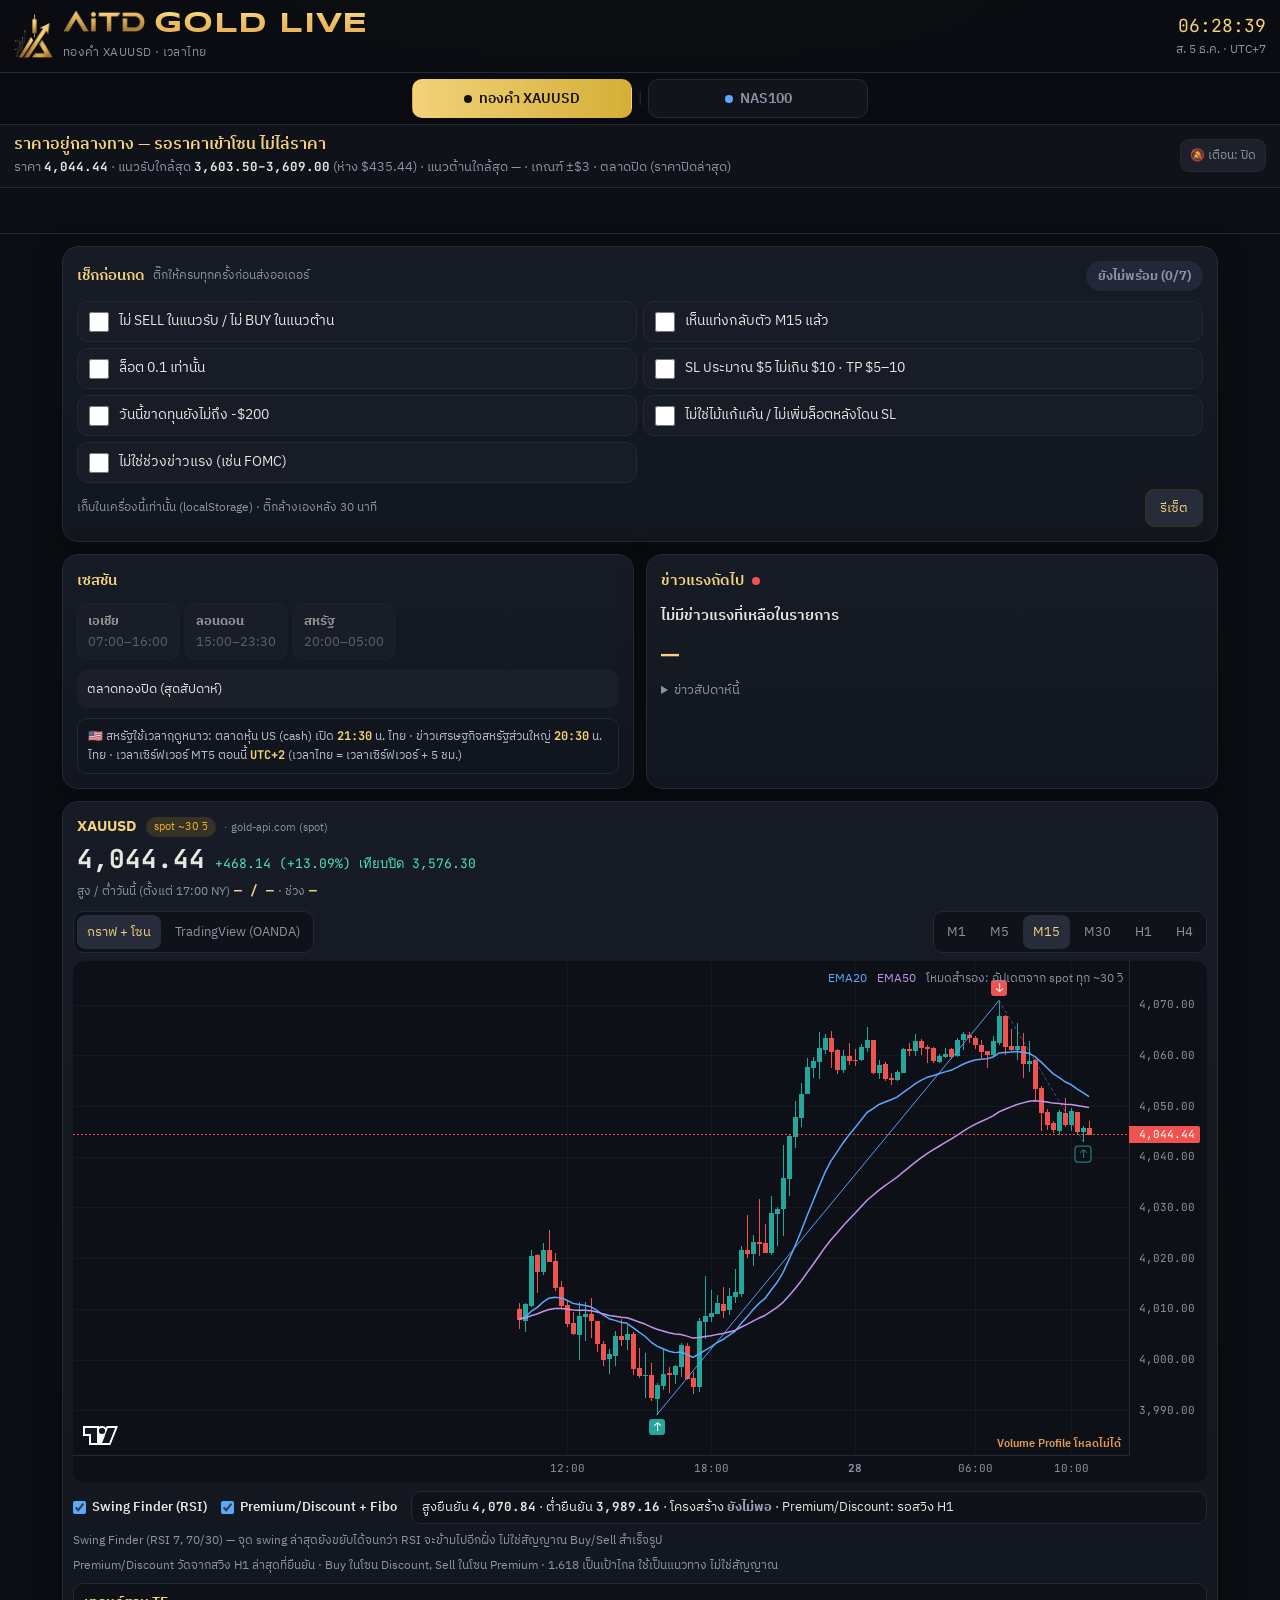
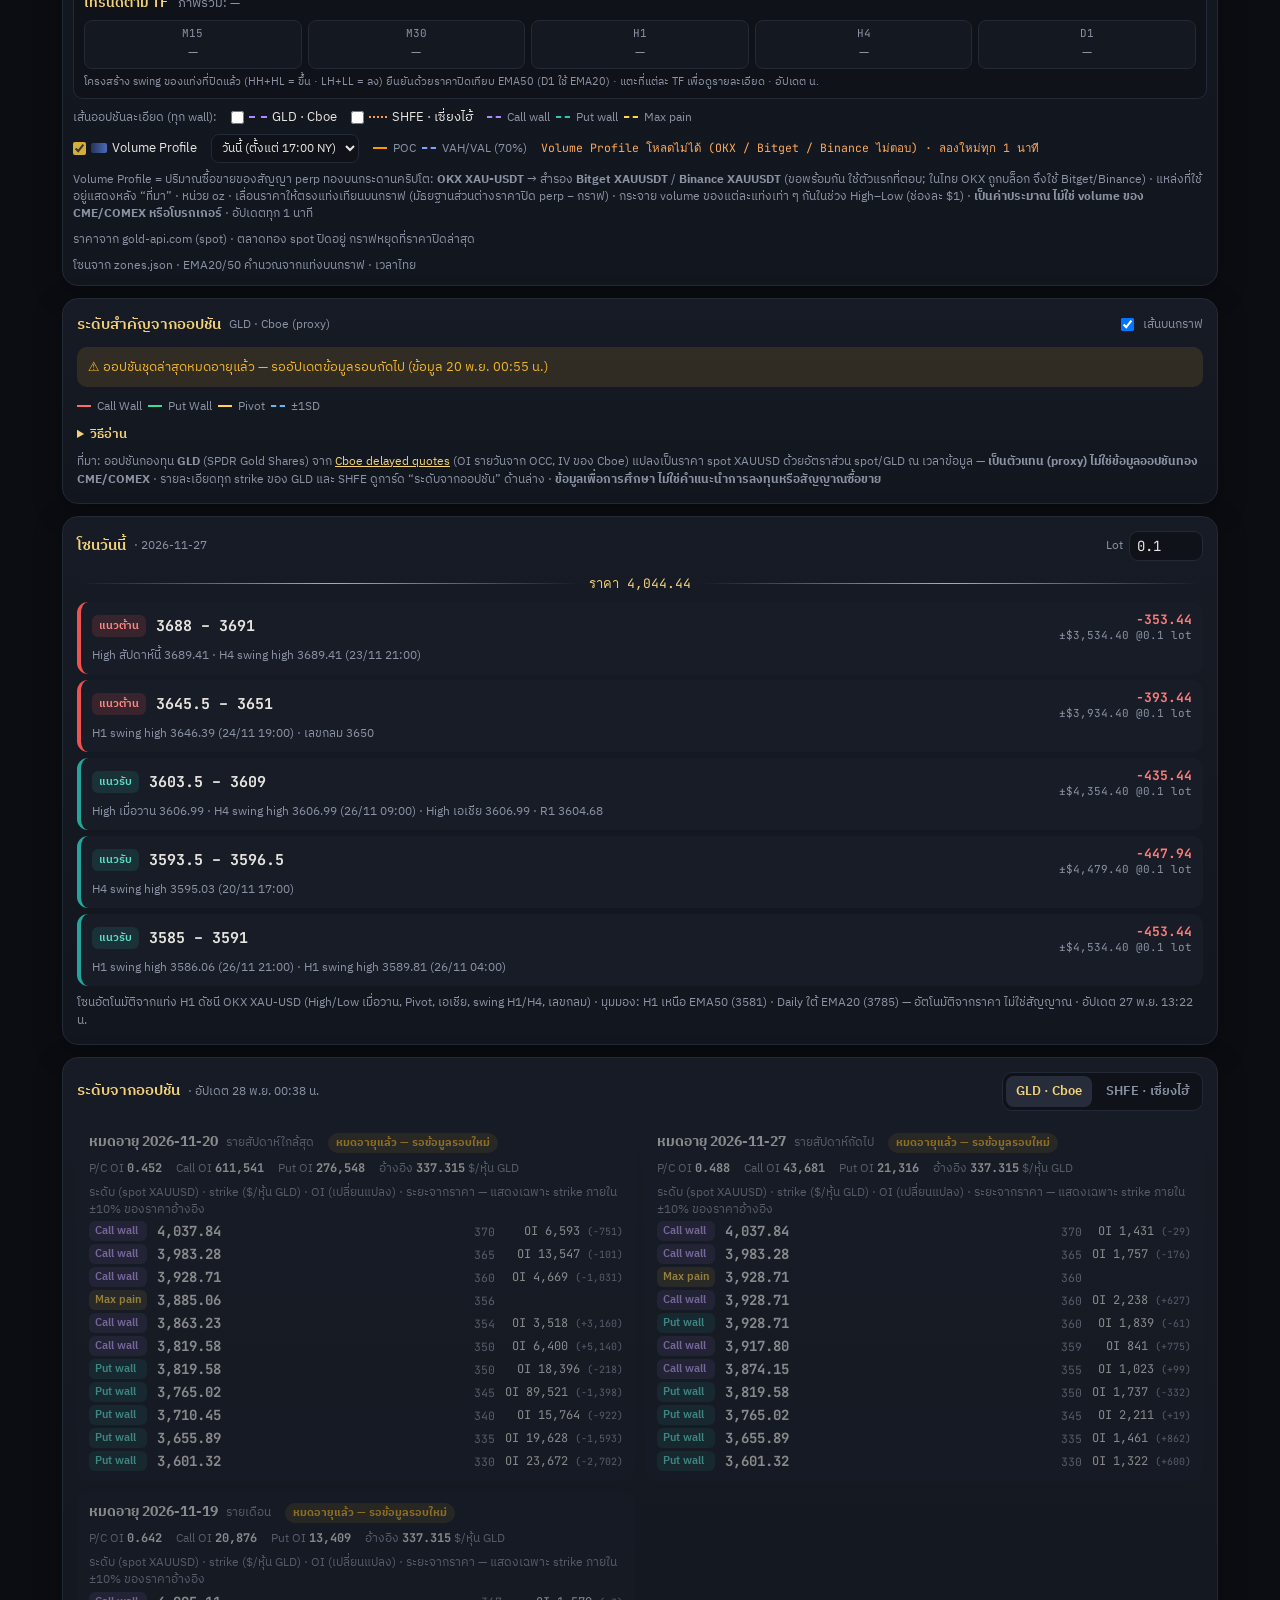
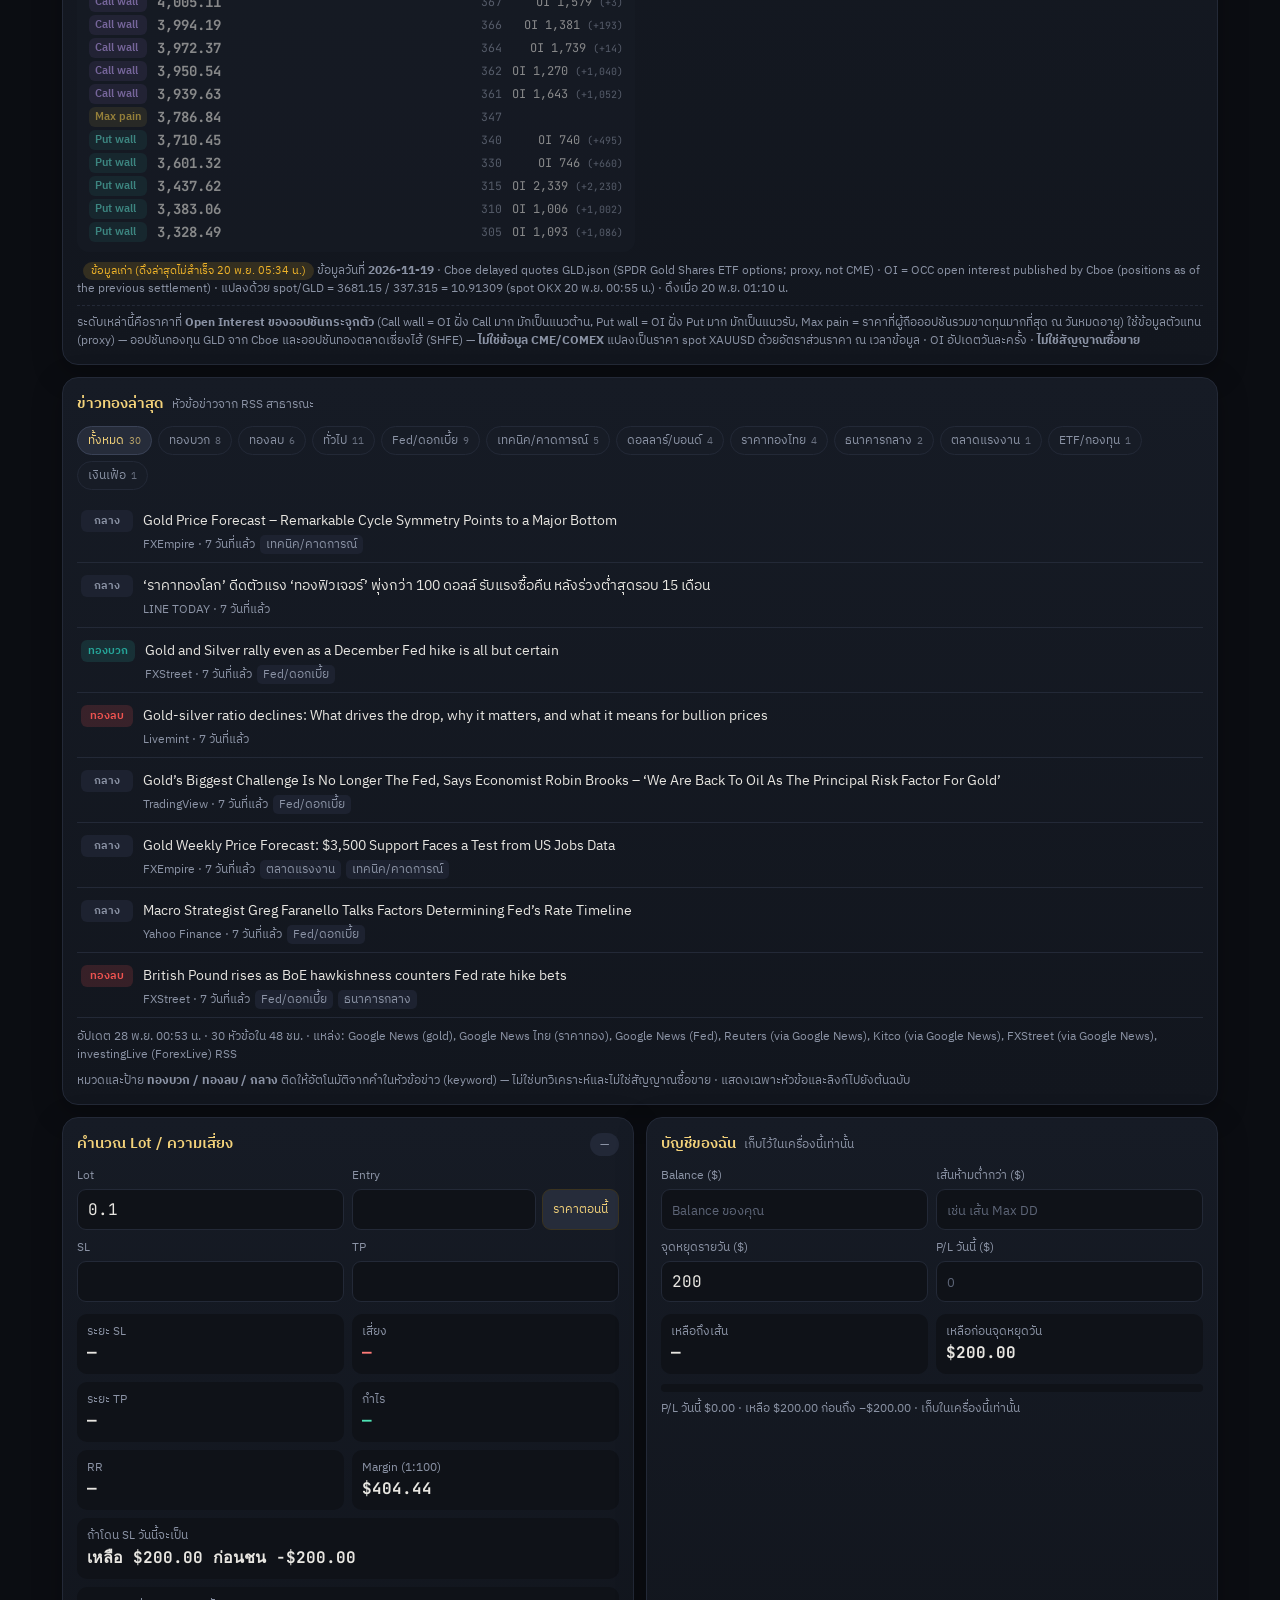
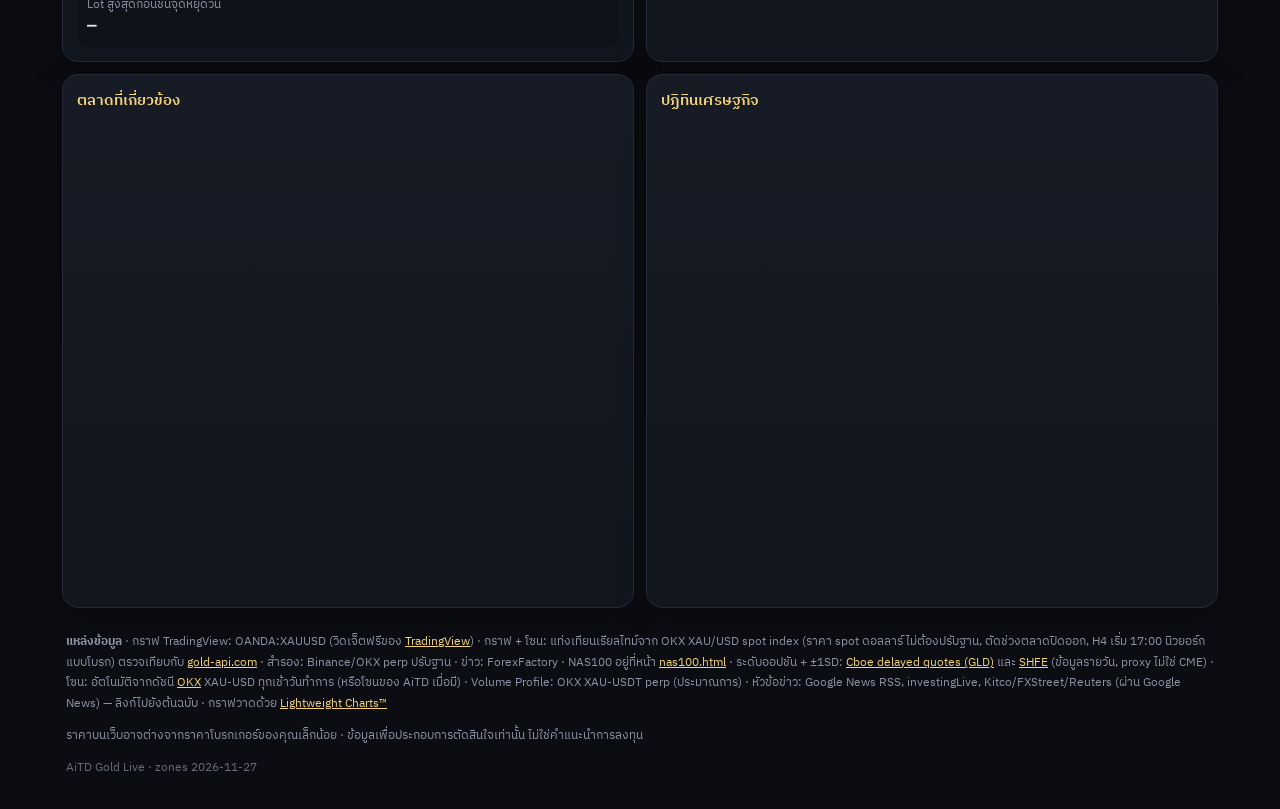
<file: index.html>
<!doctype html>
<html lang="th">
<head>
<meta charset="utf-8">
<meta name="viewport" content="width=device-width, initial-scale=1, viewport-fit=cover">
<meta name="theme-color" content="#0b0d12">
<title>AiTD Gold Live · XAUUSD เรียลไทม์</title>
<meta name="description" content="กราฟทอง XAUUSD เรียลไทม์ พร้อมโซนแนวรับแนวต้าน เวลาไทย และเครื่องคำนวณ Lot">
<link rel="preconnect" href="https://fonts.googleapis.com"><link rel="preconnect" href="https://fonts.gstatic.com" crossorigin>
<link href="https://fonts.googleapis.com/css2?family=IBM+Plex+Sans+Thai:wght@400;500;600;700&family=JetBrains+Mono:wght@500;700&display=swap" rel="stylesheet">
<link rel="stylesheet" href="css/style.css">
<link rel="icon" type="image/png" sizes="32x32" href="img/favicon-32.png">
<link rel="icon" type="image/png" sizes="512x512" href="img/icon-512.png">
<link rel="apple-touch-icon" sizes="180x180" href="img/apple-touch-icon.png">
<meta property="og:type" content="website">
<meta property="og:site_name" content="AiTD Gold Live">
<meta property="og:title" content="AiTD Gold Live · XAUUSD &amp; NAS100 เรียลไทม์">
<meta property="og:description" content="กราฟทอง XAUUSD และ NAS100 เรียลไทม์ พร้อมโซนแนวรับแนวต้าน เวลาไทย และเครื่องคำนวณ Lot">
<meta property="og:url" content="https://cmd-trade.github.io/aitd-gold-live/">
<meta property="og:image" content="https://cmd-trade.github.io/aitd-gold-live/img/og-image.jpg">
<meta property="og:image:width" content="1200">
<meta property="og:image:height" content="630">
<meta property="og:image:alt" content="AiTD — GOLD • NAS100">
<meta name="twitter:card" content="summary_large_image">
<meta name="twitter:image" content="https://cmd-trade.github.io/aitd-gold-live/img/og-image.jpg">
</head>
<body data-page="gold">
<div class="sticky-top">
<header class="topbar">
  <div class="brand"><img class="brand-mark" src="img/aitd-mark.png" width="39" height="44" alt=""><div class="brand-txt"><h1 class="brand-name"><img class="brand-word" src="img/aitd-wordmark.png" width="83" height="22" alt="AiTD"><b>Gold Live</b></h1><small>ทองคำ XAUUSD · เวลาไทย</small></div></div>
  <div class="clock"><span id="clock">--:--:--</span><small id="clockDate">—</small></div>
</header>
<nav class="pnav" aria-label="เลือกตลาด"><a href="./" class="on" aria-current="page"><i class="pdot gold"></i>ทองคำ XAUUSD</a><span class="psep" aria-hidden="true">|</span><a href="nas100.html"><i class="pdot nas"></i>NAS100</a></nav>
<!-- ZONE GUARD: live price vs support/resistance (zones.json + option walls + VAH/VAL) -->
<div class="guard wait" id="guard" role="status" aria-live="polite">
  <div class="g-body">
    <div class="g-main" id="gMain">กำลังรอราคา…</div>
    <div class="g-sub" id="gSub"></div>
  </div>
  <button type="button" class="g-alert" id="gAlert" title="เสียง + แจ้งเตือนเมื่อราคาเข้าโซน" aria-pressed="false">🔕<span class="g-al"> เตือน: ปิด</span></button>
</div>
</div>

<div class="tv-tape" id="tape"></div>

<main>

  <!-- PRE-TRADE CHECKLIST (localStorage only) -->
  <section class="card check-card" id="checkCard">
    <div class="card-h">เช็กก่อนกด <small>ติ๊กให้ครบทุกครั้งก่อนส่งออเดอร์</small>
      <span class="spacer"></span>
      <span class="ready no" id="ckBadge">ยังไม่พร้อม</span>
    </div>
    <div class="ck-block hidden" id="ckBlock"></div>
    <div class="ck-list" id="ckList"></div>
    <div class="ck-foot">
      <span class="sub" id="ckInfo">เก็บในเครื่องนี้เท่านั้น (localStorage)</span>
      <button type="button" class="ck-reset" id="ckReset">รีเซ็ต</button>
    </div>
  </section>

  <!-- SESSIONS + EVENT -->
  <section class="grid2">
    <div class="card">
      <div class="card-h">เซสชัน</div>
      <div class="sessions" id="sessions"></div>
      <div class="mywin" id="myWin">—</div>
      <div class="sub dst-note" id="dstNote">🇺🇸 สหรัฐใช้เวลาฤดูหนาวแล้ว: ตลาดหุ้น US (cash) เปิด <b>21:30</b> น. ไทย · ข่าวเศรษฐกิจสหรัฐส่วนใหญ่ <b>20:30</b> น. ไทย · เวลาเซิร์ฟเวอร์ MT5 ตอนนี้ <b>UTC+2</b> (เวลาไทย = เวลาเซิร์ฟเวอร์ + 5 ชม.)</div>
    </div>
    <div class="card event-card" id="eventCard">
      <div class="card-h">ข่าวแรงถัดไป <span class="dot red"></span></div>
      <div class="ev-title" id="evTitle">—</div>
      <div class="ev-time" id="evTime">—</div>
      <div class="countdown" id="evCount">--:--:--</div>
      <details><summary>ข่าวสัปดาห์นี้</summary><ul class="ev-list" id="evList"></ul></details>
    </div>
  </section>

  <!-- GOLD CHART (NAS100 has its own page: nas100.html) -->
  <section class="card chart-card gold-card" id="goldCard">
    <!-- gold price header: same layout/classes as the NAS100 header so the two cards line up -->
    <div class="nas-top">
      <div class="nas-title"><b>XAUUSD</b> <span id="feedBadge" class="badge">กำลังเชื่อมต่อ…</span> <span class="hdr-src" id="feedSrc"></span>
        <div class="nas-px"><span class="nas-price" id="price">—</span> <span class="chg" id="chg"></span></div>
        <div class="nas-hl"><span class="label">สูง / ต่ำวันนี้ (ตั้งแต่ 17:00 NY)</span> <b><span id="dayHigh">—</span> / <span id="dayLow">—</span></b> <span class="label">· ช่วง</span> <b id="dayRange">—</b></div>
      </div>
    </div>
    <div class="chart-head">
      <div class="tabs" role="tablist">
        <button class="tab active" data-view="zone">กราฟ + โซน</button>
        <button class="tab" data-view="tv">TradingView (OANDA)</button>
      </div>
      <div class="tfs" id="tfs">
        <button data-tf="1">M1</button><button data-tf="5">M5</button><button data-tf="15" class="active">M15</button><button data-tf="30">M30</button><button data-tf="60">H1</button><button data-tf="240">H4</button>
      </div>
    </div>
    <div class="chart-wrap" id="zoneView">
      <canvas id="pdCanvas" class="pd-canvas"></canvas>
      <div id="lwChart" class="lw"></div>
      <canvas id="zoneCanvas" class="zone-canvas"></canvas>
      <div class="legend"><span class="ema20">EMA20</span><span class="ema50">EMA50</span><span id="lwStatus"></span></div>
    </div>
    <div class="chart-wrap hidden" id="tvView"><div id="tvChart" class="tvc"></div></div>
    <div class="swing-bar" id="swingBar">
      <label class="swing-tg"><input type="checkbox" id="tgSwing" checked> Swing Finder (RSI)</label>
      <label class="swing-tg"><input type="checkbox" id="tgPd" checked> Premium/Discount + Fibo</label>
      <div class="swing-sum" id="swingSum" aria-live="polite">กำลังคำนวณจุด swing…</div>
    </div>
    <div class="sub swing-note">Swing Finder (RSI 7, 70/30) — จุด swing ล่าสุดยังขยับได้จนกว่า RSI จะข้ามไปอีกฝั่ง ไม่ใช่สัญญาณ Buy/Sell สำเร็จรูป</div>
    <div class="sub swing-note" id="pdNote">Premium/Discount วัดจากสวิง H1 ล่าสุดที่ยืนยัน · Buy ในโซน Discount, Sell ในโซน Premium · 1.618 เป็นเป้าไกล ใช้เป็นแนวทาง ไม่ใช่สัญญาณ</div>
    <div class="trend" id="goldTrend" aria-live="polite"></div>
    <div class="opt-toggles" id="optToggles">
      <span class="label">เส้นออปชันละเอียด (ทุก wall):</span>
      <label><input type="checkbox" id="tgGld"> <i class="sw gld"></i>GLD · Cboe</label>
      <label><input type="checkbox" id="tgShfe"> <i class="sw shfe"></i>SHFE · เซี่ยงไฮ้</label>
      <span class="okey"><i class="k call"></i>Call wall <i class="k put"></i>Put wall <i class="k mp"></i>Max pain</span>
    </div>
    <div class="opt-toggles vp-toggles" id="vpToggles">
      <label><input type="checkbox" id="tgVp"> <i class="sw vp"></i>Volume Profile</label>
      <select id="vpPeriod" class="vp-sel" aria-label="ช่วงเวลา Volume Profile">
        <option value="today">วันนี้ (ตั้งแต่ 17:00 NY)</option><option value="asia">ตั้งแต่เปิดเอเชีย 07:00</option><option value="h24">24 ชม.ล่าสุด</option><option value="week">สัปดาห์นี้</option>
      </select>
      <span class="okey"><i class="k poc"></i>POC <i class="k va"></i>VAH/VAL (70%)</span>
      <span class="vpinfo" id="vpInfo">กำลังโหลด…</span>
    </div>
    <div class="sub vp-note">Volume Profile = ปริมาณซื้อขายของสัญญา perp ทองบนกระดานคริปโต: <b>OKX XAU-USDT</b> → สำรอง <b>Bitget XAUUSDT</b> / <b>Binance XAUUSDT</b> (ขอพร้อมกัน ใช้ตัวแรกที่ตอบ; ในไทย OKX ถูกบล็อก จึงใช้ Bitget/Binance) · แหล่งที่ใช้อยู่แสดงหลัง “ที่มา” · หน่วย oz · เลื่อนราคาให้ตรงแท่งเทียนบนกราฟ (มัธยฐานส่วนต่างราคาปิด perp − กราฟ) · กระจาย volume ของแต่ละแท่งเท่า ๆ กันในช่วง High–Low (ช่องละ $1) · <b>เป็นค่าประมาณ ไม่ใช่ volume ของ CME/COMEX หรือโบรกเกอร์</b> · อัปเดตทุก 1 นาที</div>
    <div class="sub" id="feedInfo">—</div>
    <div class="sub" id="chartNote">โซนจาก zones.json · เส้น EMA20/50 คำนวณจากแท่งเทียนบนกราฟ</div>
  </section>

  <!-- KEY LEVELS from options (createKeyLevels in js/app.js) -->
  <section class="card kl-card" id="klCard">
    <div class="card-h">ระดับสำคัญจากออปชัน <small id="klSrc">GLD · Cboe (proxy)</small>
      <span class="spacer"></span>
      <label class="mini kl-tg"><input type="checkbox" id="klLines"> เส้นบนกราฟ</label>
    </div>
    <div class="kl-exp" id="klExp"></div>
    <div id="klBody"><div class="sub">กำลังโหลด options_levels.json…</div></div>
    <div class="kl-key"><i class="k kc"></i>Call Wall <i class="k kp"></i>Put Wall <i class="k kv"></i>Pivot <i class="k ks"></i>±1SD</div>
    <details class="kl-how"><summary>วิธีอ่าน</summary>
      <ul>
        <li><b>Pivot (Max pain)</b> — ราคาที่ทำให้ผู้ถือออปชันรวมกันขาดทุนมากที่สุดตอนหมดอายุ ราคามักถูกดึงเข้าหาแถวนี้ช่วงใกล้วันหมดอายุ · <b>Max OI</b> = strike ที่ OI รวม Call+Put มากที่สุด</li>
        <li><b>Call Wall</b> — strike เหนือราคาที่มี OI ฝั่ง Call มากที่สุด มักทำหน้าที่เป็น<b>แนวต้าน</b></li>
        <li><b>Put Wall</b> — strike ใต้ราคาที่มี OI ฝั่ง Put มากที่สุด มักทำหน้าที่เป็น<b>แนวรับ</b></li>
        <li><b>±1SD</b> — กรอบที่ตลาดออปชันคาดว่าราคาจะอยู่ (~68%) จนถึงวันหมดอายุ = ราคา × IV (ATM) × √(วันถึงหมดอายุ/365) · หลุดกรอบ = เคลื่อนแรงกว่าที่ตลาดคาด</li>
        <li><b>Breakout / Breakdown</b> — แท่ง <b>H1 ปิด</b>เหนือ Call Wall = ทะลุ (กำแพงอาจกลับเป็นแนวรับ) · H1 ปิดใต้ Put Wall = หลุด (อาจกลับเป็นแนวต้าน) · ไส้เทียนแตะเฉย ๆ ยังไม่นับ</li>
        <li>ตัวเลข “ห่าง” = ระยะจากราคาตอนนี้ (หน่วยดอลลาร์) · OI อัปเดตวันละครั้ง จึงเป็นภาพของ “เมื่อวาน” ไม่ใช่สด</li>
      </ul>
    </details>
    <div class="sub kl-note">ที่มา: ออปชันกองทุน <b>GLD</b> (SPDR Gold Shares) จาก <a href="https://www.cboe.com/delayed_quotes/gld/quote_table" target="_blank" rel="noopener">Cboe delayed quotes</a> (OI รายวันจาก OCC, IV ของ Cboe) แปลงเป็นราคา spot XAUUSD ด้วยอัตราส่วน spot/GLD ณ เวลาข้อมูล — <b>เป็นตัวแทน (proxy) ไม่ใช่ข้อมูลออปชันทอง CME/COMEX</b> · รายละเอียดทุก strike ของ GLD และ SHFE ดูการ์ด “ระดับจากออปชัน” ด้านล่าง · <b>ข้อมูลเพื่อการศึกษา ไม่ใช่คำแนะนำการลงทุนหรือสัญญาณซื้อขาย</b></div>
  </section>

  <!-- ZONES -->
  <section class="card">
    <div class="card-h">โซนวันนี้ <small id="zonesDate"></small>
      <span class="spacer"></span>
      <label class="mini">Lot <input id="zoneLot" type="number" step="0.01" min="0.01" value="0.1"></label>
    </div>
    <div class="zones" id="zones"></div>
    <div class="sub" id="zonesMeta"></div>
  </section>

  <!-- OPTION OI LEVELS -->
  <section class="card" id="optCard">
    <div class="card-h">ระดับจากออปชัน <small id="optGen"></small>
      <span class="spacer"></span>
      <div class="otabs"><button class="otab active" data-src="gld">GLD · Cboe</button><button class="otab" data-src="shfe">SHFE · เซี่ยงไฮ้</button></div>
    </div>
    <div id="optBody" class="opt-body"><div class="sub">กำลังโหลด options_levels.json…</div></div>
    <div class="sub opt-note">ระดับเหล่านี้คือราคาที่ <b>Open Interest ของออปชันกระจุกตัว</b> (Call wall = OI ฝั่ง Call มาก มักเป็นแนวต้าน, Put wall = OI ฝั่ง Put มาก มักเป็นแนวรับ, Max pain = ราคาที่ผู้ถือออปชันรวมขาดทุนมากที่สุด ณ วันหมดอายุ)
      ใช้ข้อมูลตัวแทน (proxy) — ออปชันกองทุน GLD จาก Cboe และออปชันทองตลาดเซี่ยงไฮ้ (SHFE) — <b>ไม่ใช่ข้อมูล CME/COMEX</b> แปลงเป็นราคา spot XAUUSD ด้วยอัตราส่วนราคา ณ เวลาข้อมูล
      · OI อัปเดตวันละครั้ง · <b>ไม่ใช่สัญญาณซื้อขาย</b></div>
  </section>

  <!-- GOLD NEWS (news.json) -->
  <section class="card" id="newsCard">
    <div class="card-h">ข่าวทองล่าสุด <small>หัวข้อข่าวจาก RSS สาธารณะ</small></div>
    <div class="nfilters" id="newsFilters"></div>
    <div class="nlist" id="newsList"><div class="sub">กำลังโหลด news.json…</div></div>
    <div class="sub" id="newsMeta"></div>
    <div class="sub">หมวดและป้าย <b>ทองบวก / ทองลบ / กลาง</b> ติดให้อัตโนมัติจากคำในหัวข้อข่าว (keyword) — ไม่ใช่บทวิเคราะห์และไม่ใช่สัญญาณซื้อขาย · แสดงเฉพาะหัวข้อและลิงก์ไปยังต้นฉบับ</div>
  </section>

  <!-- CALCULATOR + ACCOUNT -->
  <section class="grid2">
    <div class="card calc">
      <div class="card-h">คำนวณ Lot / ความเสี่ยง <span class="spacer"></span><span class="pill" id="cDir">—</span></div>
      <div class="form">
        <label>Lot<input id="cLot" type="number" step="0.01" min="0.01" value="0.1" inputmode="decimal"></label>
        <label>Entry<div class="inrow"><input id="cEntry" type="number" step="0.01" inputmode="decimal"><button id="cUseLive" title="ใช้ราคาปัจจุบัน">ราคาตอนนี้</button></div></label>
        <label>SL<input id="cSL" type="number" step="0.01" inputmode="decimal"></label>
        <label>TP<input id="cTP" type="number" step="0.01" inputmode="decimal"></label>
      </div>
      <div class="out">
        <div><span>ระยะ SL</span><b id="oSLd">—</b></div>
        <div><span>เสี่ยง</span><b class="neg" id="oRisk">—</b></div>
        <div><span>ระยะ TP</span><b id="oTPd">—</b></div>
        <div><span>กำไร</span><b class="pos" id="oRew">—</b></div>
        <div><span>RR</span><b id="oRR">—</b></div>
        <div><span>Margin (1:100)</span><b id="oMargin">—</b></div>
        <div class="wide"><span>ถ้าโดน SL วันนี้จะเป็น</span><b id="oDay">—</b></div>
        <div class="wide"><span>Lot สูงสุดก่อนชนจุดหยุดวัน</span><b id="oMaxLot">—</b></div>
      </div>
    </div>
    <div class="card acct">
      <div class="card-h">บัญชีของฉัน <small>เก็บไว้ในเครื่องนี้เท่านั้น</small></div>
      <div class="form">
        <label>Balance ($)<input id="aBalIn" type="number" step="0.01" inputmode="decimal" placeholder="Balance ของคุณ"></label>
        <label>เส้นห้ามต่ำกว่า ($)<input id="aFloorIn" type="number" step="1" inputmode="decimal" placeholder="เช่น เส้น Max DD"></label>
        <label>จุดหยุดรายวัน ($)<input id="aStopIn" type="number" step="1" min="0" inputmode="decimal" placeholder="200"></label>
        <label>P/L วันนี้ ($)<input id="aToday" type="number" step="0.01" inputmode="decimal" placeholder="0"></label>
      </div>
      <div class="acct-grid">
        <div><span>เหลือถึงเส้น</span><b id="aBuf">—</b></div>
        <div><span>เหลือก่อนจุดหยุดวัน</span><b id="aRoom">—</b></div>
      </div>
      <div class="bar"><div id="aBar"></div></div>
      <div class="sub" id="aState">ข้อมูลบัญชีไม่ถูกส่งออกจากเครื่อง (localStorage)</div>
    </div>
  </section>

  <!-- MARKETS + CALENDAR (TradingView widgets) -->
  <section class="grid2">
    <div class="card"><div class="card-h">ตลาดที่เกี่ยวข้อง</div><div class="lazy-widget" data-widget="overview" style="height:380px"></div></div>
    <div class="card"><div class="card-h">ปฏิทินเศรษฐกิจ</div><div class="lazy-widget" data-widget="calendar" style="height:470px"></div></div>
  </section>
</main>

<footer>
  <p><b>แหล่งข้อมูล</b> · กราฟ TradingView: OANDA:XAUUSD (วิดเจ็ตฟรีของ <a href="https://www.tradingview.com/" target="_blank" rel="noopener">TradingView</a>) ·
  กราฟ + โซน: แท่งเทียนเรียลไทม์จาก OKX XAU/USD spot index (ราคา spot ดอลลาร์ ไม่ต้องปรับฐาน, ตัดช่วงตลาดปิดออก, H4 เริ่ม 17:00 นิวยอร์กแบบโบรก) ตรวจเทียบกับ <a href="https://gold-api.com" target="_blank" rel="noopener">gold-api.com</a> · สำรอง: Binance/OKX perp ปรับฐาน ·
  ข่าว: ForexFactory · NAS100 อยู่ที่หน้า <a href="nas100.html">nas100.html</a> · ระดับออปชัน + ±1SD: <a href="https://www.cboe.com/delayed_quotes/gld/quote_table" target="_blank" rel="noopener">Cboe delayed quotes (GLD)</a> และ <a href="https://www.shfe.com.cn/" target="_blank" rel="noopener">SHFE</a> (ข้อมูลรายวัน, proxy ไม่ใช่ CME) · โซน: อัตโนมัติจากดัชนี <a href="https://www.okx.com/" target="_blank" rel="noopener">OKX</a> XAU-USD ทุกเช้าวันทำการ (หรือโซนของ AiTD เมื่อมี) · Volume Profile: OKX XAU-USDT perp (ประมาณการ) · หัวข้อข่าว: Google News RSS, investingLive, Kitco/FXStreet/Reuters (ผ่าน Google News) — ลิงก์ไปยังต้นฉบับ · กราฟวาดด้วย <a href="https://www.tradingview.com/lightweight-charts/" target="_blank" rel="noopener">Lightweight Charts™</a></p>
  <p>ราคาบนเว็บอาจต่างจากราคาโบรกเกอร์ของคุณเล็กน้อย · ข้อมูลเพื่อประกอบการตัดสินใจเท่านั้น ไม่ใช่คำแนะนำการลงทุน</p>
  <p class="muted">AiTD Gold Live · <span id="buildInfo"></span></p>
</footer>

<script src="vendor/lightweight-charts.standalone.production.js"></script>
<script src="js/swing.js"></script>
<script src="js/app.js"></script>
</body>
</html>
</file>
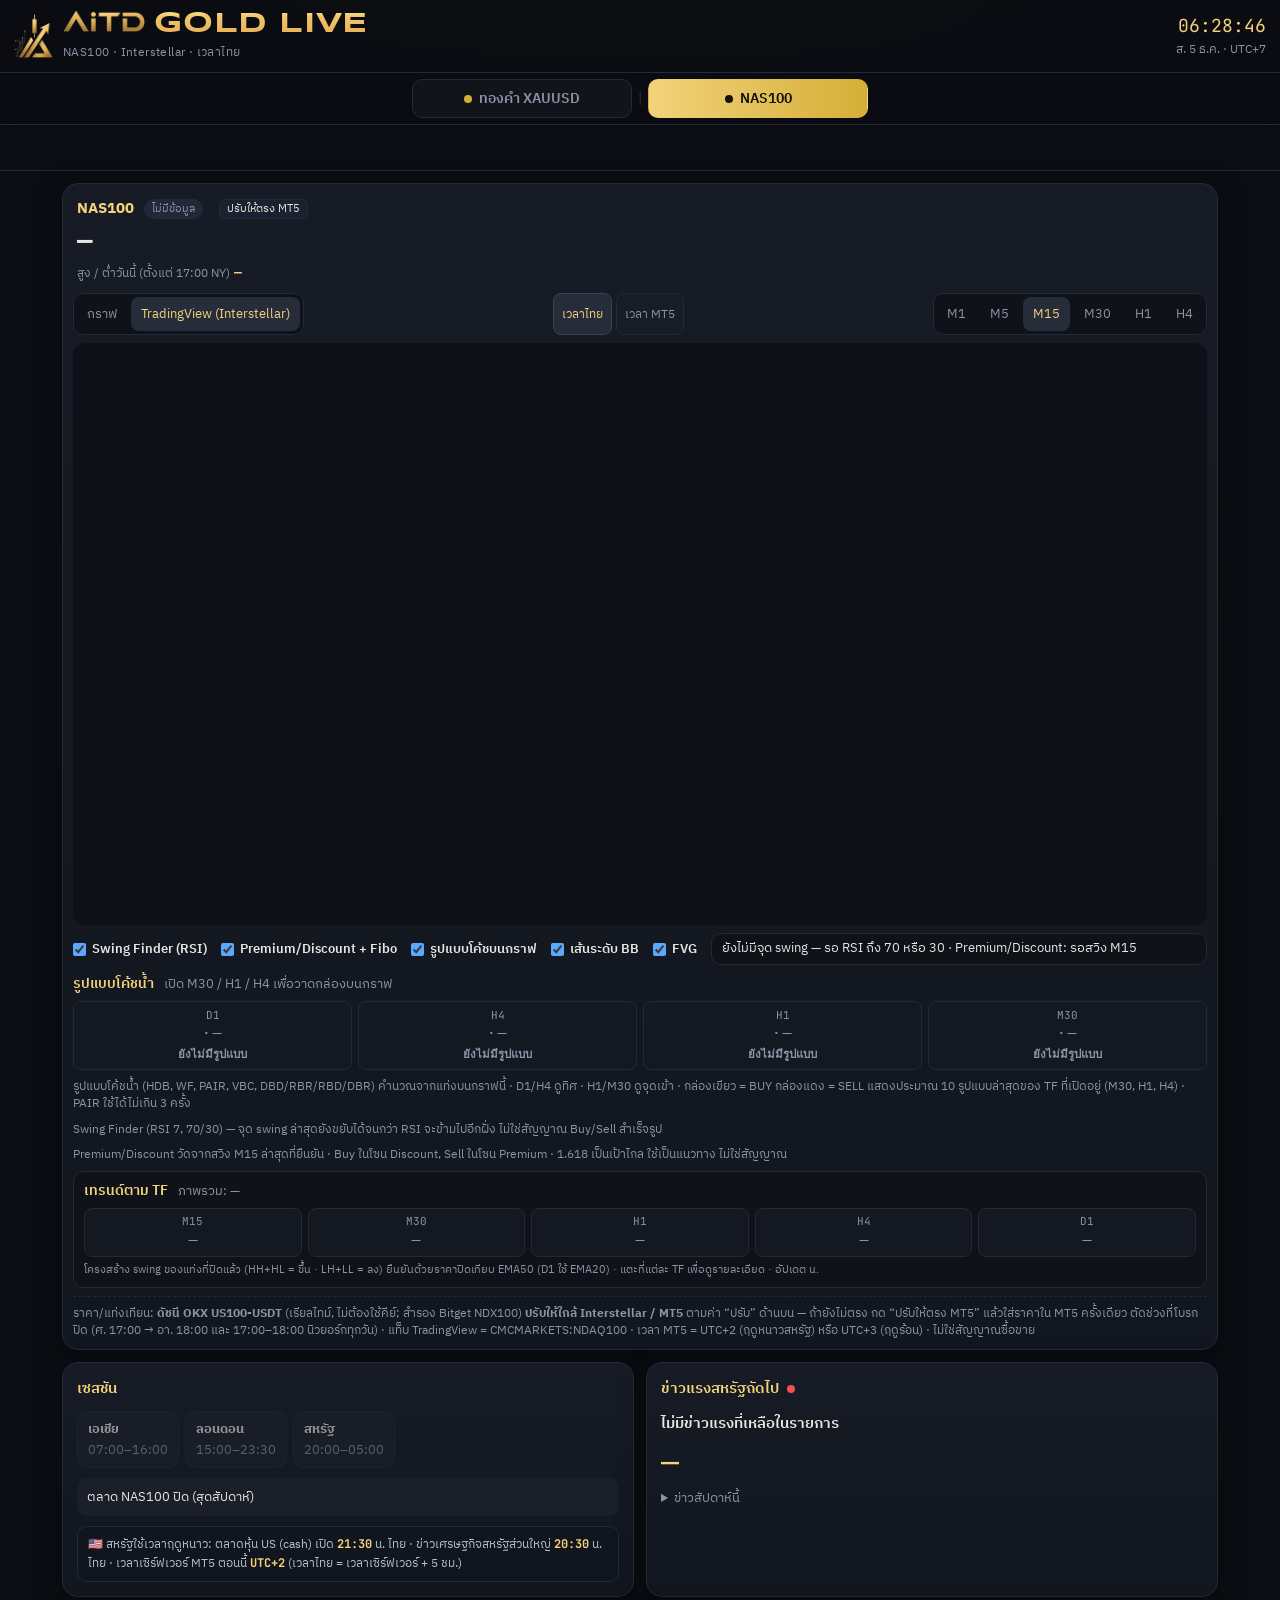
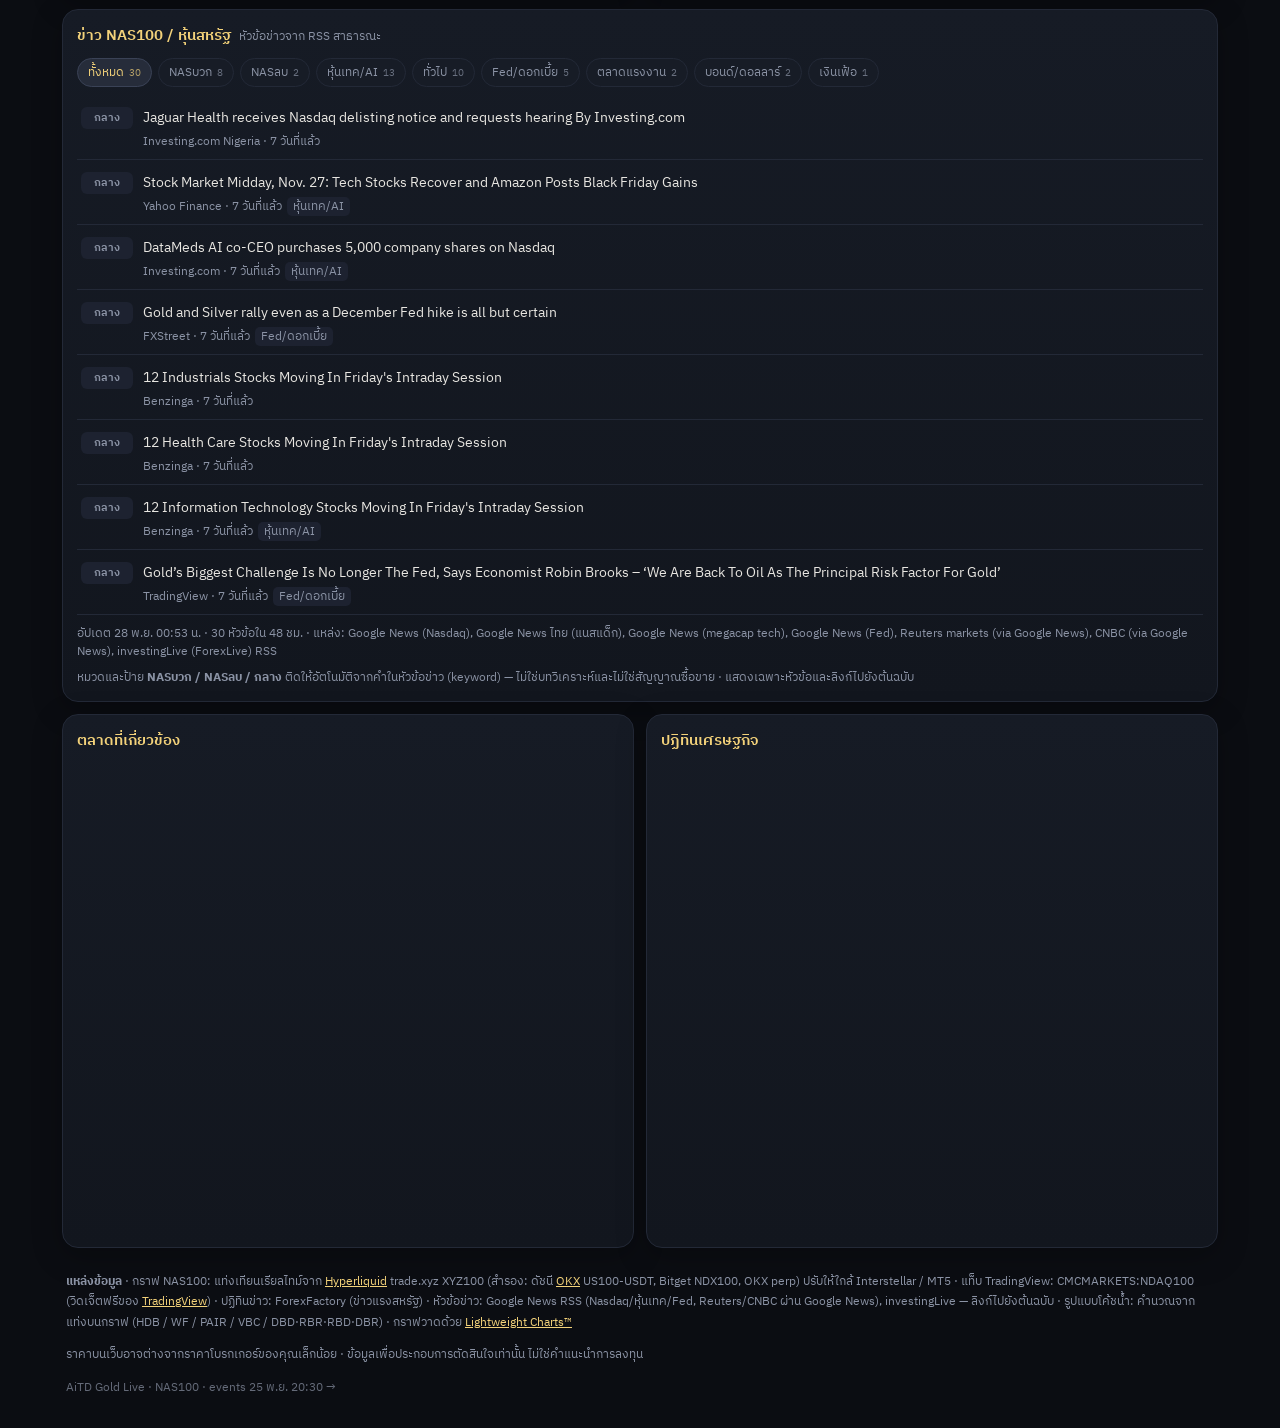
<file: nas100.html>
<!doctype html>
<html lang="th">
<head>
<meta charset="utf-8">
<meta name="viewport" content="width=device-width, initial-scale=1, viewport-fit=cover">
<meta name="theme-color" content="#0b0d12">
<title>AiTD Gold Live · NAS100 เรียลไทม์</title>
<meta name="description" content="กราฟ NAS100 (Interstellar MT5) เรียลไทม์ พร้อมรูปแบบโค้ชน้ำ Swing Finder และเวลาไทย">
<style>
.nas-tz{display:flex;gap:4px}
.nas-tz button{background:#171c26;border:1px solid var(--line);color:var(--mut);border-radius:8px;padding:4px 8px;font:inherit;font-size:12px;cursor:pointer}
.nas-tz button.active{color:var(--gold2);border-color:#3a4256;background:#262c3a}
.nas-ind{display:flex;flex-direction:column;gap:4px;margin-top:6px}
.nas-sub{position:relative;height:168px;border-radius:8px;overflow:hidden;background:#0d1016;border:1px solid var(--line)}
.nas-sub-lab{position:absolute;left:calc(var(--osc-left, 72px) + 8px);right:calc(var(--osc-right, 72px) + 6px);top:4px;z-index:2;font-size:11px;color:#9aa3b5;pointer-events:none;white-space:nowrap;overflow:hidden;text-overflow:ellipsis}
.nas-sub .lw{position:absolute;inset:0}
/* Left inset matches the MACD axis so the price plot lines up with the oscillator plot. The extra height is the second pane this one replaces. */
#nasZoneView{margin-left:72px}
#nasCard > .chart-wrap{height:calc(58vh + 60px);min-height:420px;max-height:700px}
@media(max-width:520px){
  .nas-sub{height:150px}
  #nasCard > .chart-wrap{height:calc(62vh + 40px);min-height:400px}
}
</style>
<link rel="preconnect" href="https://fonts.googleapis.com"><link rel="preconnect" href="https://fonts.gstatic.com" crossorigin>
<link href="https://fonts.googleapis.com/css2?family=IBM+Plex+Sans+Thai:wght@400;500;600;700&family=JetBrains+Mono:wght@500;700&display=swap" rel="stylesheet">
<link rel="stylesheet" href="css/style.css">
<link rel="icon" type="image/png" sizes="32x32" href="img/favicon-32.png">
<link rel="icon" type="image/png" sizes="512x512" href="img/icon-512.png">
<link rel="apple-touch-icon" sizes="180x180" href="img/apple-touch-icon.png">
<meta property="og:type" content="website">
<meta property="og:site_name" content="AiTD Gold Live">
<meta property="og:title" content="AiTD Gold Live · NAS100 เรียลไทม์">
<meta property="og:description" content="กราฟทอง XAUUSD และ NAS100 เรียลไทม์ เวลาไทย">
<meta property="og:url" content="https://cmd-trade.github.io/aitd-gold-live/nas100.html">
<meta property="og:image" content="https://cmd-trade.github.io/aitd-gold-live/img/og-image.jpg">
<meta property="og:image:width" content="1200">
<meta property="og:image:height" content="630">
<meta property="og:image:alt" content="AiTD — GOLD • NAS100">
<meta name="twitter:card" content="summary_large_image">
<meta name="twitter:image" content="https://cmd-trade.github.io/aitd-gold-live/img/og-image.jpg">
</head>
<body data-page="nas">
<div class="sticky-top">
<header class="topbar">
  <div class="brand"><img class="brand-mark" src="img/aitd-mark.png" width="39" height="44" alt=""><div class="brand-txt"><h1 class="brand-name"><img class="brand-word" src="img/aitd-wordmark.png" width="83" height="22" alt="AiTD"><b>Gold Live</b></h1><small>NAS100 · Interstellar · เวลาไทย</small></div></div>
  <div class="clock"><span id="clock">--:--:--</span><small id="clockDate">—</small></div>
</header>
<nav class="pnav" aria-label="เลือกตลาด"><a href="./"><i class="pdot gold"></i>ทองคำ XAUUSD</a><span class="psep" aria-hidden="true">|</span><a href="nas100.html" class="on" aria-current="page"><i class="pdot nas"></i>NAS100</a></nav>
</div>

<div class="tv-tape" id="tape"></div>

<main>

  <!-- NAS100 CHART (js/nas.js): Hyperliquid XYZ100 / OKX US100 index candles, coach patterns, Swing Finder -->
  <section class="card chart-card nas-card" id="nasCard">
    <div class="nas-top">
      <div class="nas-title"><b>NAS100</b> <span id="nasBadge" class="badge">กำลังเชื่อมต่อ…</span> <span class="nas-cal"><span id="nasCalInfo" class="label"></span> <button type="button" id="nasCalBtn" class="nas-cal-btn">ปรับให้ตรง MT5</button> <span id="nasCalMsg" class="label"></span> <span id="nasCalBox" class="nas-cal-box hidden"><input id="nasCalIn" type="text" inputmode="decimal" placeholder="ราคา MT5 ตอนนี้" aria-label="ราคา NAS100 ใน MT5 ตอนนี้"> <button type="button" id="nasCalSet">ตั้ง</button> <button type="button" id="nasCalReset">ค่าเริ่มต้น</button></span></span>
        <div class="nas-px"><span class="nas-price" id="nasPrice">—</span> <span class="chg" id="nasChg"></span></div>
        <div class="nas-hl"><span class="label">สูง / ต่ำวันนี้ (ตั้งแต่ 17:00 NY)</span> <b id="nasHL">—</b></div>
      </div>
    </div>
    <div class="chart-head">
      <div class="tabs" role="tablist">
        <button class="ntab active" data-nview="zone">กราฟ</button>
        <button class="ntab" data-nview="tv">TradingView (Interstellar)</button>
      </div>
      <div class="nas-tz" id="nasTz" role="group" aria-label="เขตเวลาบนแกนกราฟ">
        <button type="button" data-tz="th" class="active">เวลาไทย</button>
        <button type="button" data-tz="mt5">เวลา MT5</button>
      </div>
      <div class="tfs" id="nasTfs">
        <button data-tf="1">M1</button><button data-tf="5">M5</button><button data-tf="15" class="active">M15</button><button data-tf="30">M30</button><button data-tf="60">H1</button><button data-tf="240">H4</button>
      </div>
    </div>
    <div class="chart-wrap" id="nasZoneView">
      <canvas id="nasPdCanvas" class="pd-canvas"></canvas>
      <div id="nasLw" class="lw"></div>
      <canvas id="nasCanvas" class="zone-canvas"></canvas>
      <div class="legend"><span style="color:#f5d742" title="BB1: 50, deviation 1.1, Typical HLC/3">BB1 1.1</span><span style="color:#f5d742" title="BB2: 50, deviation 2, Typical HLC/3">BB2 2.0</span><span style="color:#f5d742" title="BB3: 50, deviation 2, Weighted HLCC/4">BB3 2.0</span><span style="color:#26a69a" title="ระดับลบของ BB2">ระดับ −</span><span style="color:#ef5350" title="ระดับบวกของ BB3">ระดับ +</span><span id="nasStatus"></span></div>
    </div>
    <div class="nas-ind" id="nasInd">
      <div class="nas-sub" id="nasOscBox"><span class="nas-sub-lab">Stochastic 14,3,3 + MACD 12,26,9</span><div id="nasOsc" class="lw"></div></div>
    </div>
    <div class="chart-wrap hidden" id="nasTvView"><div id="nasTv" class="tvc"></div></div>
    <div class="swing-bar" id="nasSwingBar">
      <label class="swing-tg"><input type="checkbox" id="nasTgSwing" checked> Swing Finder (RSI)</label>
      <label class="swing-tg"><input type="checkbox" id="nasTgPd" checked> Premium/Discount + Fibo</label>
      <label class="swing-tg"><input type="checkbox" id="nasTgCoach" checked> รูปแบบโค้ชบนกราฟ</label>
      <label class="swing-tg"><input type="checkbox" id="nasTgLevels" checked> เส้นระดับ BB</label>
      <label class="swing-tg"><input type="checkbox" id="nasTgFvg" checked> FVG</label>
      <div class="swing-sum" id="nasSwingSum" aria-live="polite">กำลังคำนวณจุด swing…</div>
    </div>
    <div class="coach-panel" id="nasCoachPanel" aria-live="polite"><div class="sub">กำลังคำนวณรูปแบบโค้ช…</div></div>
    <div class="sub coach-note">รูปแบบโค้ชน้ำ (HDB, WF, PAIR, VBC, DBD/RBR/RBD/DBR) คำนวณจากแท่งบนกราฟนี้ · D1/H4 ดูทิศ · H1/M30 ดูจุดเข้า · กล่องเขียว = BUY กล่องแดง = SELL แสดงประมาณ 10 รูปแบบล่าสุดของ TF ที่เปิดอยู่ (M30, H1, H4) · PAIR ใช้ได้ไม่เกิน 3 ครั้ง</div>
    <div class="sub swing-note">Swing Finder (RSI 7, 70/30) — จุด swing ล่าสุดยังขยับได้จนกว่า RSI จะข้ามไปอีกฝั่ง ไม่ใช่สัญญาณ Buy/Sell สำเร็จรูป</div>
    <div class="sub swing-note" id="nasPdNote">Premium/Discount วัดจากสวิง H1 ล่าสุดที่ยืนยัน · Buy ในโซน Discount, Sell ในโซน Premium · 1.618 เป็นเป้าไกล ใช้เป็นแนวทาง ไม่ใช่สัญญาณ</div>
    <div class="trend" id="nasTrend" aria-live="polite"></div>
    <div class="sub nas-note" id="nasNote">ราคา/แท่งเทียน: <b>ดัชนี OKX US100-USDT</b> (เรียลไทม์, ไม่ต้องใช้คีย์; สำรอง Bitget NDX100) <b>ปรับให้ใกล้ Interstellar / MT5</b> ตามค่า “ปรับ” ด้านบน — ถ้ายังไม่ตรง กด “ปรับให้ตรง MT5” แล้วใส่ราคาใน MT5 ครั้งเดียว ตัดช่วงที่โบรกปิด (ศ. 17:00 → อา. 18:00 และ 17:00–18:00 นิวยอร์กทุกวัน) · แท็บ TradingView = CMCMARKETS:NDAQ100 · เวลา MT5 = UTC+2 (ฤดูหนาวสหรัฐ) หรือ UTC+3 (ฤดูร้อน) · ไม่ใช่สัญญาณซื้อขาย</div>
  </section>

  <!-- SESSIONS + EVENT -->
  <section class="grid2">
    <div class="card">
      <div class="card-h">เซสชัน</div>
      <div class="sessions" id="sessions"></div>
      <div class="mywin" id="myWin">—</div>
      <div class="sub dst-note" id="dstNote">🇺🇸 สหรัฐใช้เวลาฤดูหนาวแล้ว: ตลาดหุ้น US (cash) เปิด <b>21:30</b> น. ไทย · ข่าวเศรษฐกิจสหรัฐส่วนใหญ่ <b>20:30</b> น. ไทย · เวลาเซิร์ฟเวอร์ MT5 ตอนนี้ <b>UTC+2</b> (เวลาไทย = เวลาเซิร์ฟเวอร์ + 5 ชม.)</div>
    </div>
    <div class="card event-card" id="eventCard">
      <div class="card-h">ข่าวแรงสหรัฐถัดไป <span class="dot red"></span></div>
      <div class="ev-title" id="evTitle">—</div>
      <div class="ev-time" id="evTime">—</div>
      <div class="countdown" id="evCount">--:--:--</div>
      <details><summary>ข่าวสัปดาห์นี้</summary><ul class="ev-list" id="evList"></ul></details>
    </div>
  </section>

  <!-- NAS100 / US-stocks NEWS (nas_news.json) -->
  <section class="card" id="newsCard" data-src="nas_news.json" data-lean="NASบวก,NASลบ">
    <div class="card-h">ข่าว NAS100 / หุ้นสหรัฐ <small>หัวข้อข่าวจาก RSS สาธารณะ</small></div>
    <div class="nfilters" id="newsFilters"></div>
    <div class="nlist" id="newsList"><div class="sub">กำลังโหลด nas_news.json…</div></div>
    <div class="sub" id="newsMeta"></div>
    <div class="sub">หมวดและป้าย <b>NASบวก / NASลบ / กลาง</b> ติดให้อัตโนมัติจากคำในหัวข้อข่าว (keyword) — ไม่ใช่บทวิเคราะห์และไม่ใช่สัญญาณซื้อขาย · แสดงเฉพาะหัวข้อและลิงก์ไปยังต้นฉบับ</div>
  </section>

  <!-- MARKETS + CALENDAR (TradingView widgets) -->
  <section class="grid2">
    <div class="card"><div class="card-h">ตลาดที่เกี่ยวข้อง</div><div class="lazy-widget" data-widget="overview" style="height:380px"></div></div>
    <div class="card"><div class="card-h">ปฏิทินเศรษฐกิจ</div><div class="lazy-widget" data-widget="calendar" style="height:470px"></div></div>
  </section>
</main>

<footer>
  <p><b>แหล่งข้อมูล</b> · กราฟ NAS100: แท่งเทียนเรียลไทม์จาก <a href="https://app.hyperliquid.xyz/" target="_blank" rel="noopener">Hyperliquid</a> trade.xyz XYZ100 (สำรอง: ดัชนี <a href="https://www.okx.com/" target="_blank" rel="noopener">OKX</a> US100-USDT, Bitget NDX100, OKX perp) ปรับให้ใกล้ Interstellar / MT5 ·
  แท็บ TradingView: CMCMARKETS:NDAQ100 (วิดเจ็ตฟรีของ <a href="https://www.tradingview.com/" target="_blank" rel="noopener">TradingView</a>) ·
  ปฏิทินข่าว: ForexFactory (ข่าวแรงสหรัฐ) · หัวข้อข่าว: Google News RSS (Nasdaq/หุ้นเทค/Fed, Reuters/CNBC ผ่าน Google News), investingLive — ลิงก์ไปยังต้นฉบับ ·
  รูปแบบโค้ชน้ำ: คำนวณจากแท่งบนกราฟ (HDB / WF / PAIR / VBC / DBD·RBR·RBD·DBR) · กราฟวาดด้วย <a href="https://www.tradingview.com/lightweight-charts/" target="_blank" rel="noopener">Lightweight Charts™</a></p>
  <p>ราคาบนเว็บอาจต่างจากราคาโบรกเกอร์ของคุณเล็กน้อย · ข้อมูลเพื่อประกอบการตัดสินใจเท่านั้น ไม่ใช่คำแนะนำการลงทุน</p>
  <p class="muted">AiTD Gold Live · NAS100 · <span id="buildInfo"></span></p>
</footer>

<script src="vendor/lightweight-charts.standalone.production.js"></script>
<script src="js/swing.js"></script>
<script src="js/app.js"></script>
<script src="js/nas.js"></script>
</body>
</html>
</file>
<file: css/style.css>
:root{
  --bg:#0b0d12;--bg2:#11141b;--card:#141821;--line:#232937;--txt:#e8e6e1;--mut:#8b93a5;
  --gold:#d4af37;--gold2:#f3d27a;--red:#ef5350;--green:#26a69a;--pivot:#f0b429;--blue:#5aa9ff;
  --mono:'JetBrains Mono',ui-monospace,monospace;
}
*{box-sizing:border-box}
html,body{margin:0;background:var(--bg);color:var(--txt);font-family:'IBM Plex Sans Thai',system-ui,sans-serif;font-size:15px;-webkit-text-size-adjust:100%}
body{background:radial-gradient(1200px 500px at 50% -200px,#2a2210 0%,transparent 60%),var(--bg);min-height:100vh}
a{color:var(--gold2)}
.hidden{display:none!important}
.sticky-top{position:sticky;top:0;z-index:20}
.topbar{display:flex;justify-content:space-between;align-items:center;padding:10px 14px;padding-top:max(10px,env(safe-area-inset-top));background:rgba(11,13,18,.88);backdrop-filter:blur(10px);border-bottom:1px solid var(--line)}
.brand{display:flex;gap:10px;align-items:center}
.brand b{font-size:17px;letter-spacing:.3px;background:linear-gradient(90deg,var(--gold2),var(--gold));-webkit-background-clip:text;background-clip:text;color:transparent}
.brand small,.clock small{display:block;color:var(--mut);font-size:11.5px}
.logo{width:32px;height:32px;display:grid;place-items:center;border-radius:9px;background:linear-gradient(135deg,#3a2e0e,#1a1508);color:var(--gold);border:1px solid #4a3b12}
.brand-mark{display:block;height:44px;width:auto;flex:none}
.brand-name{margin:0;display:flex;align-items:center;gap:7px;font-size:inherit;line-height:1}
.brand-word{display:block;height:22px;width:auto}
@font-face{font-family:"AiTD Brand";src:url(../fonts/syncopate-700-goldlive.woff2) format("woff2");font-weight:700;font-style:normal;font-display:swap}
.brand-name{align-items:baseline;gap:9px}
.brand-name b{font-family:"AiTD Brand",Syncopate,"Michroma","Arial Black",sans-serif;font-weight:700;font-size:29px;line-height:1;text-transform:uppercase;letter-spacing:.02em;white-space:nowrap;background:linear-gradient(180deg,#faeaa0 0%,#f2c66c 22%,#ecb85e 60%,#e9ad4e 100%);-webkit-background-clip:text;background-clip:text;color:transparent}
.brand-txt small{margin-top:4px;letter-spacing:.4px}
@media(max-width:520px){.brand{gap:8px}.brand-mark{height:36px}.brand-word{height:18px}.brand-name{gap:7px}.brand-name b{font-size:19px}.brand-txt small{font-size:10.5px}}
@media(max-width:370px){.brand-mark{height:32px}.brand-word{height:16px}.brand-name{gap:5px}.brand-name b{font-size:16px}}
.clock{text-align:right}
#clock{font-family:var(--mono);font-size:18px;color:var(--gold2)}
.tv-tape{min-height:46px;border-bottom:1px solid var(--line)}
main{max-width:1180px;margin:0 auto;padding:12px;display:flex;flex-direction:column;gap:12px}
.card{background:linear-gradient(180deg,#161b25,#12161e);border:1px solid var(--line);border-radius:16px;padding:14px;box-shadow:0 8px 30px rgba(0,0,0,.25)}
.card-h{display:flex;align-items:center;gap:8px;font-weight:600;color:var(--gold2);margin-bottom:10px;font-size:14.5px}
.card-h small{color:var(--mut);font-weight:400}
.spacer{flex:1}
.grid2{display:grid;grid-template-columns:1fr;gap:12px}
@media(min-width:860px){.grid2{grid-template-columns:1fr 1fr}}
.label{color:var(--mut);font-size:12px}
.sub{color:var(--mut);font-size:12px;margin-top:8px;line-height:1.5}
.badge{display:inline-block;padding:1px 8px;border-radius:99px;font-size:11px;background:#222837;color:var(--mut);margin-left:6px;vertical-align:middle}
.badge.live{background:rgba(38,166,154,.15);color:#5fe0c8}
.badge.live::before{content:"";display:inline-block;width:7px;height:7px;border-radius:50%;background:#2ee6b8;margin-right:5px;animation:pulse 1.4s infinite}
.badge.warn{background:rgba(240,180,41,.15);color:var(--pivot)}
@keyframes pulse{0%{box-shadow:0 0 0 0 rgba(46,230,184,.7)}70%{box-shadow:0 0 0 7px rgba(46,230,184,0)}100%{box-shadow:0 0 0 0 rgba(46,230,184,0)}}
.price-row{display:flex;justify-content:space-between;gap:12px;flex-wrap:wrap;align-items:flex-end}
.price{font-family:var(--mono);font-size:44px;font-weight:700;line-height:1.05;margin-top:4px;transition:color .3s}
.price.up{color:#4ee3b5}.price.down{color:#ff7b78}
.chg{font-family:var(--mono);font-size:15px;margin-top:4px}
.pos{color:#4ee3b5}.neg{color:#ff7b78}
.hl{display:grid;grid-template-columns:repeat(3,auto);gap:4px 18px;text-align:right}
.hl b{display:block;font-family:var(--mono);font-size:15px}
.sessions{display:flex;flex-wrap:wrap;gap:6px}
.sess{padding:6px 10px;border-radius:10px;background:#1b202b;border:1px solid var(--line);font-size:12.5px;color:var(--mut)}
.sess b{display:block;color:var(--txt);font-size:13px}
.sess.on{border-color:var(--gold);background:rgba(212,175,55,.1)}
.sess.on b{color:var(--gold2)}
.sess.closed{opacity:.6}
.mywin{margin-top:10px;padding:8px 10px;border-radius:10px;background:#1a1f2a;font-size:13px}
.mywin.on{background:rgba(38,166,154,.14);color:#7af0d4}
.event-card .ev-title{font-weight:600;font-size:15px}
.ev-time{color:var(--mut);font-size:12.5px}
.countdown{font-family:var(--mono);font-size:30px;color:var(--gold2);margin:6px 0}
.countdown.soon{color:#ff7b78}
.dot{width:8px;height:8px;border-radius:50%;display:inline-block}.dot.red{background:var(--red)}
details summary{cursor:pointer;color:var(--mut);font-size:12.5px}
.ev-list{list-style:none;padding:0;margin:8px 0 0;font-size:12.5px}
.ev-list li{display:flex;justify-content:space-between;gap:8px;padding:5px 0;border-bottom:1px dashed var(--line)}
.ev-list li.past{opacity:.45}
.ev-list .t{font-family:var(--mono);color:var(--mut);white-space:nowrap}
.chart-card{padding:10px}
.chart-head{display:flex;justify-content:space-between;flex-wrap:wrap;gap:8px;margin-bottom:8px}
.tabs,.tfs{display:flex;gap:4px;background:#0f1218;border:1px solid var(--line);border-radius:10px;padding:3px}
.tabs button,.tfs button{background:none;border:0;color:var(--mut);padding:6px 10px;border-radius:8px;font:inherit;font-size:13px;cursor:pointer}
.tabs button.active,.tfs button.active{background:#262c3a;color:var(--gold2)}
.chart-wrap{position:relative;height:58vh;min-height:360px;max-height:640px;border-radius:12px;overflow:hidden;background:#0d1016}
.lw,.tvc{position:absolute;inset:0}
.zone-canvas{position:absolute;left:0;top:0;pointer-events:none;z-index:2}
.legend{position:absolute;right:84px;top:8px;z-index:3;font-size:11.5px;display:flex;gap:10px;color:var(--mut);pointer-events:none}
.legend .ema20{color:#5aa9ff}.legend .ema50{color:#c792ea}
.zones{display:flex;flex-direction:column;gap:6px}
.zone{display:grid;grid-template-columns:auto 1fr auto;gap:4px 10px;align-items:center;padding:9px 11px;border-radius:11px;background:#171c26;border-left:4px solid var(--mut)}
.zone.resistance{border-left-color:var(--red)}.zone.support{border-left-color:var(--green)}.zone.pivot{border-left-color:var(--pivot)}
.zone.inside{box-shadow:inset 0 0 0 1px var(--gold);background:rgba(212,175,55,.08)}
.zone .tag{font-size:11px;padding:2px 7px;border-radius:6px;font-weight:600}
.zone.resistance .tag{background:rgba(239,83,80,.15);color:#ff8a87}
.zone.support .tag{background:rgba(38,166,154,.15);color:#5fe0c8}
.zone.pivot .tag{background:rgba(240,180,41,.15);color:var(--pivot)}
.zone .rng{white-space:nowrap;font-family:var(--mono);font-size:15px;font-weight:700}
.zone .dist{text-align:right;font-family:var(--mono);font-size:13px}
.zone .dist small{display:block;color:var(--mut);font-size:11px}
.zone .note{grid-column:1/-1;color:var(--mut);font-size:12px}
.now-row{display:flex;align-items:center;gap:8px;color:var(--gold2);font-family:var(--mono);font-size:13px;padding:2px 4px}
.now-row::before,.now-row::after{content:"";flex:1;height:1px;background:linear-gradient(90deg,transparent,var(--gold),transparent)}
.mini{font-size:12px;color:var(--mut);font-weight:400;display:flex;gap:6px;align-items:center}
input{background:#0f1218;border:1px solid var(--line);color:var(--txt);border-radius:9px;padding:9px 10px;font:inherit;font-family:var(--mono);width:100%;font-size:16px}
input:focus{outline:none;border-color:var(--gold)}
.mini input{width:74px;padding:5px 7px;font-size:14px}
.form{display:grid;grid-template-columns:1fr 1fr;gap:8px}
.form label,.today{font-size:12px;color:var(--mut);display:flex;flex-direction:column;gap:4px}
.inrow{display:flex;gap:6px}
.inrow button{white-space:nowrap;background:#262c3a;color:var(--gold2);border:1px solid #3a3320;border-radius:9px;padding:0 10px;font:inherit;font-size:12px;cursor:pointer}
.out,.acct-grid{display:grid;grid-template-columns:1fr 1fr;gap:8px;margin-top:12px}
.out div,.acct-grid div{background:#0f1218;border-radius:10px;padding:8px 10px}
.out span,.acct-grid span{display:block;color:var(--mut);font-size:11.5px}
.out b,.acct-grid b{font-family:var(--mono);font-size:16px}
.out .wide{grid-column:1/-1}
.pill{font-size:12px;padding:2px 10px;border-radius:99px;background:#222837;color:var(--mut)}
.pill.buy{background:rgba(38,166,154,.18);color:#5fe0c8}.pill.sell{background:rgba(239,83,80,.18);color:#ff8a87}
.today{margin-top:10px}
.bar{height:8px;border-radius:99px;background:#0f1218;margin-top:10px;overflow:hidden}
.bar div{height:100%;width:0;background:linear-gradient(90deg,var(--green),var(--pivot),var(--red));transition:width .4s}
.lazy-widget{position:relative}
footer{max-width:1180px;margin:8px auto 30px;padding:0 16px;color:var(--mut);font-size:12px;line-height:1.7}
footer .muted{opacity:.7}
@media(max-width:520px){
  .price{font-size:38px}
  .hl{grid-template-columns:repeat(3,1fr);width:100%;text-align:left}
  .chart-wrap{height:62vh}
  .tabs button{padding:6px 8px;font-size:12.5px}
}
input::placeholder{font-family:'IBM Plex Sans Thai',sans-serif;font-size:13px;color:#5d6577}

/* option OI levels */
.opt-toggles{display:flex;flex-wrap:wrap;gap:6px 14px;align-items:center;font-size:12.5px;color:var(--mut);margin-top:8px}
.opt-toggles label{display:flex;align-items:center;gap:5px;cursor:pointer;color:var(--txt)}
.opt-toggles input{width:auto;padding:0;margin:0;accent-color:var(--gold)}
.sw{display:inline-block;width:18px;height:0;border-top:2px dashed #b388ff}
.sw.shfe{border-top:2px dotted #ff9f43}
.okey{display:flex;gap:6px;align-items:center;font-size:11.5px}
.k{display:inline-block;width:14px;height:0;border-top:2px dashed}
.k.call{border-color:#b388ff}.k.put{border-color:#2ec4b6}.k.mp{border-color:#ffd54f}
.otabs{display:flex;gap:4px;background:#0f1218;border:1px solid var(--line);border-radius:10px;padding:3px}
.otab{background:none;border:0;color:var(--mut);padding:5px 10px;border-radius:8px;font:inherit;font-size:12.5px;cursor:pointer}
.otab.active{background:#262c3a;color:var(--gold2)}
.opt-body{display:grid;grid-template-columns:1fr;gap:10px}
@media(min-width:860px){.opt-body{grid-template-columns:1fr 1fr}}
.oexp{background:#171c26;border-radius:12px;padding:10px 12px}
.oexp.dead{opacity:.55}
.oroll{display:flex;gap:8px;align-items:center}
.oexp h4{margin:0 0 6px;font-size:13.5px;color:var(--txt);display:flex;gap:8px;flex-wrap:wrap;align-items:baseline}
.oexp h4 small{color:var(--mut);font-weight:400;font-size:12px}
.ostats{display:flex;flex-wrap:wrap;gap:6px 14px;font-size:12px;color:var(--mut);margin-bottom:6px}
.ostats b{color:var(--txt);font-family:var(--mono)}
.olv{display:grid;grid-template-columns:auto 1fr auto auto;gap:3px 10px;font-size:12.5px;align-items:center}
.olv .t{font-size:11px;padding:1px 6px;border-radius:6px;font-weight:600}
.olv .t.call{background:rgba(179,136,255,.15);color:#c7a6ff}.olv .t.put{background:rgba(46,196,182,.15);color:#5fe0d0}.olv .t.mp{background:rgba(255,213,79,.15);color:#ffd54f}
.olv .lv{font-family:var(--mono);font-weight:700;font-size:14px}
.olv .k2{font-family:var(--mono);color:var(--mut);font-size:11.5px}
.olv .oi{font-family:var(--mono);text-align:right;font-size:12px}
.olv .oi small{color:var(--mut)}
.ometa{grid-column:1/-1;color:var(--mut);font-size:11.5px;line-height:1.5}
.opt-note{border-top:1px dashed var(--line);padding-top:8px}

/* volume profile controls */
.vp-toggles{margin-top:6px}
.sw.vp{height:10px;width:16px;border:0;background:linear-gradient(90deg,rgba(100,140,255,.25),rgba(100,140,255,.7));border-radius:2px}
.k.poc{border-top:2px solid #ff9800}.k.va{border-color:#82a0ff}
.vp-sel{width:auto;background:#0f1218;color:var(--txt);border:1px solid var(--line);border-radius:8px;padding:3px 6px;font:inherit;font-size:12px}
.vpinfo{font-family:var(--mono);font-size:11.5px;color:var(--txt)}
.vpinfo b{color:var(--gold2)}
.vpinfo.vp-fail{color:#ffaa5a}
.vp-note{font-size:11.5px}

/* gold news */
.nfilters{display:flex;flex-wrap:wrap;gap:6px;margin:4px 0 10px}
.nchip{background:#171c26;border:1px solid var(--line);color:var(--mut);border-radius:999px;padding:4px 10px;font:inherit;font-size:12px;cursor:pointer}
.nchip small{opacity:.7;margin-left:2px}
.nchip.active{background:#262c3a;color:var(--gold2);border-color:#3a4256}
.nchip.up.active{color:var(--green)}.nchip.dn.active{color:var(--red)}
.nlist{display:flex;flex-direction:column;gap:2px;max-height:520px;overflow:auto}
.nitem{display:flex;gap:10px;align-items:flex-start;padding:8px 4px;border-bottom:1px solid var(--line)}
.nitem:last-child{border-bottom:0}
.nlean{flex:none;font-size:11px;font-weight:600;padding:2px 7px;border-radius:6px;margin-top:2px;min-width:52px;text-align:center}
.nlean.up{background:rgba(38,166,154,.16);color:var(--green)}
.nlean.dn{background:rgba(239,83,80,.16);color:var(--red)}
.nlean.flat{background:#1d2230;color:var(--mut)}
.nmain{min-width:0}
.nmain a{color:var(--txt);text-decoration:none;font-size:14px;line-height:1.45}
.nmain a:hover{color:var(--gold2);text-decoration:underline}
.nmeta{font-size:11.5px;color:var(--mut);margin-top:2px}
.ntag{font-style:normal;background:#1d2230;border-radius:5px;padding:0 6px;margin-left:2px}

/* ---------- zone guard banner (sticky with the top bar) ---------- */
.guard{display:flex;align-items:center;gap:10px;padding:10px 14px;border-bottom:1px solid var(--line);background:rgba(17,20,27,.94);backdrop-filter:blur(10px)}
.g-body{flex:1;min-width:0}
.g-main{font-weight:700;font-size:20px;line-height:1.3}
.g-sub{font-size:12.5px;color:var(--mut);margin-top:2px;line-height:1.45}
.g-sub b{font-family:var(--mono);color:var(--txt)}
.g-main .rng{font-family:var(--mono);white-space:nowrap}
.guard.support,.guard.resistance,.guard.both{padding:12px 14px}
.guard.support,.guard.both{background:linear-gradient(90deg,#5a1414,#3a0e10);border-bottom:2px solid var(--red);animation:gpulse 1.6s ease-in-out infinite}
.guard.resistance{background:linear-gradient(90deg,#5a1414,#3a0e10);border-bottom:2px solid #ff9800;animation:gpulse 1.6s ease-in-out infinite}
.guard.support .g-main,.guard.resistance .g-main,.guard.both .g-main{color:#fff;font-size:24px}
.guard.support .g-sub,.guard.resistance .g-sub,.guard.both .g-sub{color:#ffd0ce}
.guard.neutral .g-main{font-size:16px;color:var(--gold2);font-weight:600}
.guard.wait .g-main{font-size:14px;color:var(--mut);font-weight:500}
.guard .test{display:inline-block;font-size:11px;font-weight:600;background:#ffd54f;color:#1a1508;border-radius:6px;padding:1px 6px;margin-left:6px;vertical-align:middle}
@keyframes gpulse{0%,100%{box-shadow:inset 0 0 0 0 rgba(239,83,80,0)}50%{box-shadow:inset 0 0 0 3px rgba(239,83,80,.55)}}
.g-alert{flex:none;background:#1b202b;color:var(--mut);border:1px solid var(--line);border-radius:9px;padding:6px 9px;font:inherit;font-size:12px;cursor:pointer;white-space:nowrap}
.g-alert.on{color:var(--gold2);border-color:#4a3b12;background:rgba(212,175,55,.12)}
@media(max-width:600px){
  .guard{padding:8px 10px;gap:8px}
  .g-main{font-size:16px}
  .guard.support .g-main,.guard.resistance .g-main,.guard.both .g-main{font-size:18px}
  .guard.neutral .g-main{font-size:14px}
  .g-sub{font-size:11.5px}
  .g-alert{padding:6px 8px;font-size:15px}
  .g-al{display:none}
}
@media(prefers-reduced-motion:reduce){.guard{animation:none!important}}

/* ---------- pre-trade checklist ---------- */
.ready{font-size:13px;font-weight:700;padding:4px 12px;border-radius:99px;white-space:nowrap}
.ready.no{background:#222837;color:var(--mut)}
.ready.ok{background:rgba(38,166,154,.2);color:#5fe0c8;box-shadow:inset 0 0 0 1px rgba(46,230,184,.5)}
.ready.stop{background:rgba(239,83,80,.18);color:#ff8a87;box-shadow:inset 0 0 0 1px rgba(239,83,80,.5)}
.ck-block{margin-bottom:10px;padding:10px 12px;border-radius:11px;background:rgba(239,83,80,.14);border:1px solid rgba(239,83,80,.55);color:#ffb3b0;font-weight:700;font-size:15px}
.ck-list{display:grid;grid-template-columns:1fr;gap:6px}
@media(min-width:860px){.ck-list{grid-template-columns:1fr 1fr}}
.ck{display:flex;gap:10px;align-items:flex-start;padding:9px 11px;border-radius:11px;background:#171c26;border:1px solid var(--line);cursor:pointer;font-size:14px;line-height:1.4;user-select:none}
.ck input{width:20px;height:20px;flex:none;margin:1px 0 0;accent-color:var(--green);padding:0}
.ck.done{border-color:rgba(38,166,154,.5);background:rgba(38,166,154,.07)}
.ck.flag{border-color:rgba(239,83,80,.6)}
.ck small{display:block;color:#ff8a87;font-size:11.5px;margin-top:2px}
.ck-foot{display:flex;align-items:center;justify-content:space-between;gap:10px;margin-top:6px}
.ck-foot .sub{margin-top:0}
.ck-reset{background:#262c3a;color:var(--gold2);border:1px solid #3a3320;border-radius:9px;padding:7px 14px;font:inherit;font-size:13px;cursor:pointer}

/* ---------- NAS100 chart card (next to the gold chart) ---------- */
.chart-pair{display:grid;grid-template-columns:1fr;gap:12px}
@media(min-width:1100px){.chart-pair{grid-template-columns:1fr 1fr;align-items:start}.chart-pair .chart-wrap{height:56vh}}
.nas-top{display:flex;justify-content:space-between;align-items:flex-end;gap:10px;flex-wrap:wrap;padding:2px 4px 8px}
.nas-title b{font-size:15px;color:var(--gold2)}
.nas-px{margin-top:2px}
.nas-price{font-family:var(--mono);font-size:26px;font-weight:700;transition:color .3s}
.nas-price.up{color:#4ee3b5}.nas-price.down{color:#ff7b78}
.nas-px .chg{font-size:13px;margin-left:6px}
.nas-hl{margin-top:2px}.nas-hl b{font-family:var(--mono);font-size:13px}
.nas-cal{display:inline-flex;flex-wrap:wrap;align-items:center;gap:4px 6px;font-size:11px;margin-left:6px;vertical-align:middle}
.nas-cal-box:not(.hidden){display:inline-flex;gap:4px}
.nas-cal-btn,.nas-cal-box button{background:#1b2130;color:var(--txt);border:1px solid var(--line);border-radius:6px;padding:1px 7px;font:inherit;font-size:11px;line-height:1.5;cursor:pointer}
.nas-cal-box input{width:110px;background:#0d1016;color:var(--txt);border:1px solid var(--line);border-radius:6px;padding:2px 6px;font-family:var(--mono);font-size:12px}
.hdr-src{font-size:11px;color:var(--mut);margin-left:4px}
.nas-guard{margin-top:8px;padding:8px 10px;border-radius:10px;background:#1a1f2a;font-size:13px;line-height:1.45}
.nas-guard b{font-family:var(--mono)}
.nas-guard.support,.nas-guard.resistance,.nas-guard.both{background:linear-gradient(90deg,#5a1414,#3a0e10);color:#ffd0ce;box-shadow:inset 0 0 0 1px rgba(239,83,80,.6)}
.nas-guard.resistance{box-shadow:inset 0 0 0 1px #ff9800}
.nas-lv{margin-top:8px}
.nas-lv summary{font-size:13px;color:var(--gold2)}
.nas-lv summary small{color:var(--mut)}
.nas-zones{gap:5px;margin-top:8px}
@media(min-width:600px){.nas-zones{display:grid;grid-template-columns:1fr 1fr}.nas-zones .now-row{grid-column:1/-1}}
.nas-zones .zone{padding:7px 10px;grid-template-columns:auto 1fr}
.nas-zones .zone .rng{font-size:14px;text-align:right}
.nas-zones .zone .note{font-size:11.5px}
.nas-note{font-size:11.5px;border-top:1px dashed var(--line);padding-top:8px}

/* multi-timeframe trend panel (gold + NAS100) */
.trend{margin-top:8px;padding:8px 10px;border:1px solid var(--line);border-radius:10px;background:#0f1218}
.trend.tr-agree-box{border-color:#6b5520;box-shadow:0 0 0 1px rgba(212,175,55,.18) inset}
.tr-head{display:flex;flex-wrap:wrap;align-items:baseline;gap:4px 10px;margin-bottom:6px}
.tr-title{color:var(--gold2);font-weight:600;font-size:13.5px}
.tr-sum{font-size:13px;color:var(--mut)}
.tr-sum b{font-weight:600}
.tr-sum .up,.tr-chip.up b{color:var(--green)}.tr-sum .down,.tr-chip.down b{color:var(--red)}.tr-sum .side,.tr-chip.side b{color:#9aa3b5}
.tr-agree{display:inline-block;margin-left:2px;padding:1px 8px;border-radius:999px;border:1px solid var(--gold);color:var(--gold2);font-size:12px;font-weight:600;background:rgba(212,175,55,.10)}
.tr-agree.up{box-shadow:inset 0 0 0 99px rgba(38,166,154,.10)}.tr-agree.down{box-shadow:inset 0 0 0 99px rgba(239,83,80,.10)}
.tr-row{display:grid;grid-template-columns:repeat(5,minmax(0,1fr));gap:6px}
.tr-chip{display:flex;flex-direction:column;align-items:center;gap:1px;padding:5px 2px;border-radius:8px;background:#141821;border:1px solid var(--line);cursor:help;min-width:0}
.tr-chip small{font-family:var(--mono);font-size:11px;color:var(--mut)}
.tr-chip b{font-size:13px;white-space:nowrap}
.tr-chip i{font-style:normal;font-size:11px}
.tr-chip.up{background:rgba(38,166,154,.10);border-color:rgba(38,166,154,.35)}
.tr-chip.down{background:rgba(239,83,80,.10);border-color:rgba(239,83,80,.35)}
.tr-chip.na b{color:var(--mut)}
.tr-note{margin-top:6px;font-size:11px;color:var(--mut);line-height:1.4}
@media(max-width:420px){.tr-row{gap:4px}.tr-chip b{font-size:12px}.tr-chip i{font-size:10px}.tr-sum{font-size:12.5px}}
.tr-chip.sel{outline:1px solid var(--gold);outline-offset:1px}
.tr-detail{margin-top:6px;font-size:12px;color:var(--txt);font-family:var(--mono);line-height:1.45;word-break:break-word}

/* Swing Finder (RSI) under the gold and NAS100 charts */
.swing-bar{display:flex;flex-wrap:wrap;gap:8px 14px;align-items:center;margin-top:8px}
.swing-tg{display:flex;align-items:center;gap:6px;font-size:13px;font-weight:600;color:var(--txt);cursor:pointer;white-space:nowrap}
.swing-tg input{width:auto;padding:0;margin:0;accent-color:var(--blue)}
.swing-sum{flex:1;min-width:min(100%,240px);font-size:12.5px;line-height:1.45;padding:6px 10px;border-radius:10px;background:#0f1218;border:1px solid var(--line)}
.swing-sum b{font-family:var(--mono);font-weight:700}
.swing-sum .tag{font-family:'IBM Plex Sans Thai',system-ui,sans-serif}
.swing-sum .up{color:var(--green)}.swing-sum .down{color:var(--red)}.swing-sum .side{color:#9aa3b5}
.swing-note{font-size:11.5px}
.coach-panel{margin-top:8px}
.coach-head{display:flex;flex-wrap:wrap;align-items:baseline;gap:4px 10px;margin-bottom:6px}
.coach-title{color:var(--gold2);font-weight:600;font-size:13.5px}
.coach-row{display:grid;grid-template-columns:repeat(4,minmax(0,1fr));gap:6px}
.coach-chip{display:flex;flex-direction:column;align-items:center;gap:1px;padding:6px 4px;border-radius:8px;background:#141821;border:1px solid var(--line);min-width:0;text-align:center}
.coach-chip small{font-family:var(--mono);font-size:11px;color:var(--mut)}
.coach-chip b{font-size:12.5px;font-weight:700;color:#9aa3b5}
.coach-chip .pat{font-family:var(--mono);font-size:11.5px;font-weight:700}
.coach-chip.up{background:rgba(8,153,129,.10);border-color:rgba(8,153,129,.40)}
.coach-chip.up b,.coach-chip.up .pat{color:#089981}
.coach-chip.down{background:rgba(242,54,69,.10);border-color:rgba(242,54,69,.40)}
.coach-chip.down b,.coach-chip.down .pat{color:#f23645}
.coach-chip.side b{color:#9aa3b5}
.coach-chip.na b,.coach-chip.na .pat{color:var(--mut)}
.coach-note{font-size:11.5px}
@media(max-width:520px){.coach-row{grid-template-columns:1fr 1fr}}
.pd-canvas{position:absolute;inset:0;width:100%;height:100%;pointer-events:none;z-index:0}
.lw{z-index:1}

/* ---------------- page nav: ทองคำ XAUUSD | NAS100 (index.html / nas100.html) ---------------- */
.pnav{display:flex;align-items:center;justify-content:center;gap:6px;padding:6px 12px;background:rgba(11,13,18,.92);backdrop-filter:blur(10px);border-bottom:1px solid var(--line)}
.pnav a{flex:1;max-width:220px;display:flex;align-items:center;justify-content:center;gap:7px;padding:7px 10px;border-radius:10px;color:var(--mut);text-decoration:none;font-weight:600;font-size:14px;background:#11141b;border:1px solid var(--line);transition:background .15s,color .15s}
.pnav a:hover{color:var(--txt);background:#171c26}
.pnav a.on{color:#14110a;background:linear-gradient(90deg,var(--gold2),var(--gold));border-color:transparent}
.pnav .psep{color:#3a4152;font-weight:300}
.pdot{display:inline-block;width:8px;height:8px;border-radius:50%}
.pdot.gold{background:var(--gold)}.pdot.nas{background:var(--blue)}
.pnav a.on .pdot{background:#14110a}
.dst-note{margin-top:10px;padding:8px 10px;border-radius:10px;background:#11151d;border:1px solid var(--line);color:#b8bfcc}
.dst-note b{color:var(--gold2);font-family:var(--mono);font-weight:700}

/* ---------------- key levels from options (createKeyLevels) ---------------- */
.kl-card .card-h small{color:var(--mut)}
.kl-tg{cursor:pointer}
.kl-tg input{width:auto;padding:0}
.kl-exp{display:flex;flex-wrap:wrap;gap:4px;margin-bottom:8px}
.kl-exp:empty{display:none}
.kl-exp .otab{border:1px solid var(--line)}
.kl-meta{font-size:12.5px;color:var(--mut);margin-bottom:8px;line-height:1.6}
.kl-meta b{color:var(--txt)}
.kl-ladder{display:flex;flex-direction:column;gap:5px}
.kl-row{display:grid;grid-template-columns:6px minmax(92px,auto) auto 1fr auto;gap:4px 10px;align-items:center;padding:8px 11px 8px 0;border-radius:11px;background:#171c26;overflow:hidden}
.kl-row>i{align-self:stretch;border-radius:0 3px 3px 0}
.kl-n{font-weight:600;font-size:13.5px;display:flex;flex-direction:column;line-height:1.25}
.kl-n small{color:var(--mut);font-weight:400;font-size:11px}
.kl-v{font-family:var(--mono);font-size:16px;color:var(--txt)}
.kl-s{color:var(--mut);font-size:11.5px}
.kl-d{font-family:var(--mono);font-size:12px;color:var(--mut);text-align:right;white-space:nowrap}
.kl-call .kl-n{color:#ff6b6b}.kl-put .kl-n{color:#3ddc97}.kl-pivot .kl-n{color:#ffd54f}.kl-up .kl-n,.kl-dn .kl-n{color:#64b5f6}
.kl-up,.kl-dn{background:#141922}
.kl-now{align-self:center;font-size:12px;color:var(--gold2);padding:2px 12px;border-radius:99px;border:1px dashed rgba(243,210,122,.45);background:rgba(212,175,55,.07);font-family:var(--mono)}
.kl-status{margin-top:10px;padding:9px 11px;border-radius:10px;font-size:13px;line-height:1.55;background:#11151d;border:1px solid var(--line)}
.kl-status.up{background:rgba(61,220,151,.1);border-color:rgba(61,220,151,.45)}
.kl-status.down{background:rgba(255,107,107,.1);border-color:rgba(255,107,107,.45)}
.kl-status b{font-family:var(--mono)}
.kl-warn{padding:9px 11px;border-radius:10px;background:rgba(240,180,41,.12);color:var(--pivot);font-size:13px}
.kl-sd b{color:#64b5f6;font-family:var(--mono)}
.kl-key{display:flex;flex-wrap:wrap;gap:6px;align-items:center;font-size:11.5px;color:var(--mut);margin-top:10px}
.k.kc{border-top:2px solid #ff6b6b}.k.kp{border-top:2px solid #3ddc97}.k.kv{border-top:2px solid #ffd54f}.k.ks{border-top:2px dashed #64b5f6}
.kl-how{margin-top:8px;font-size:12.5px;color:#b8bfcc}
.kl-how summary{cursor:pointer;color:var(--gold2);font-weight:600}
.kl-how ul{margin:6px 0 0;padding-left:18px;line-height:1.65}
.kl-how b{color:var(--txt)}
@media(max-width:560px){
  .kl-row{grid-template-columns:6px 1fr auto auto;gap:2px 10px;padding-right:10px}
  .kl-row>i{grid-row:1 / 3}
  .kl-n{grid-column:2;grid-row:1;flex-direction:row;align-items:baseline;gap:6px}
  .kl-v{grid-column:3;grid-row:1;font-size:15px}
  .kl-d{grid-column:4;grid-row:1}
  .kl-s{grid-column:2 / 5;grid-row:2}
  .pnav a{font-size:13.5px;padding:7px 8px}
}
</file>
